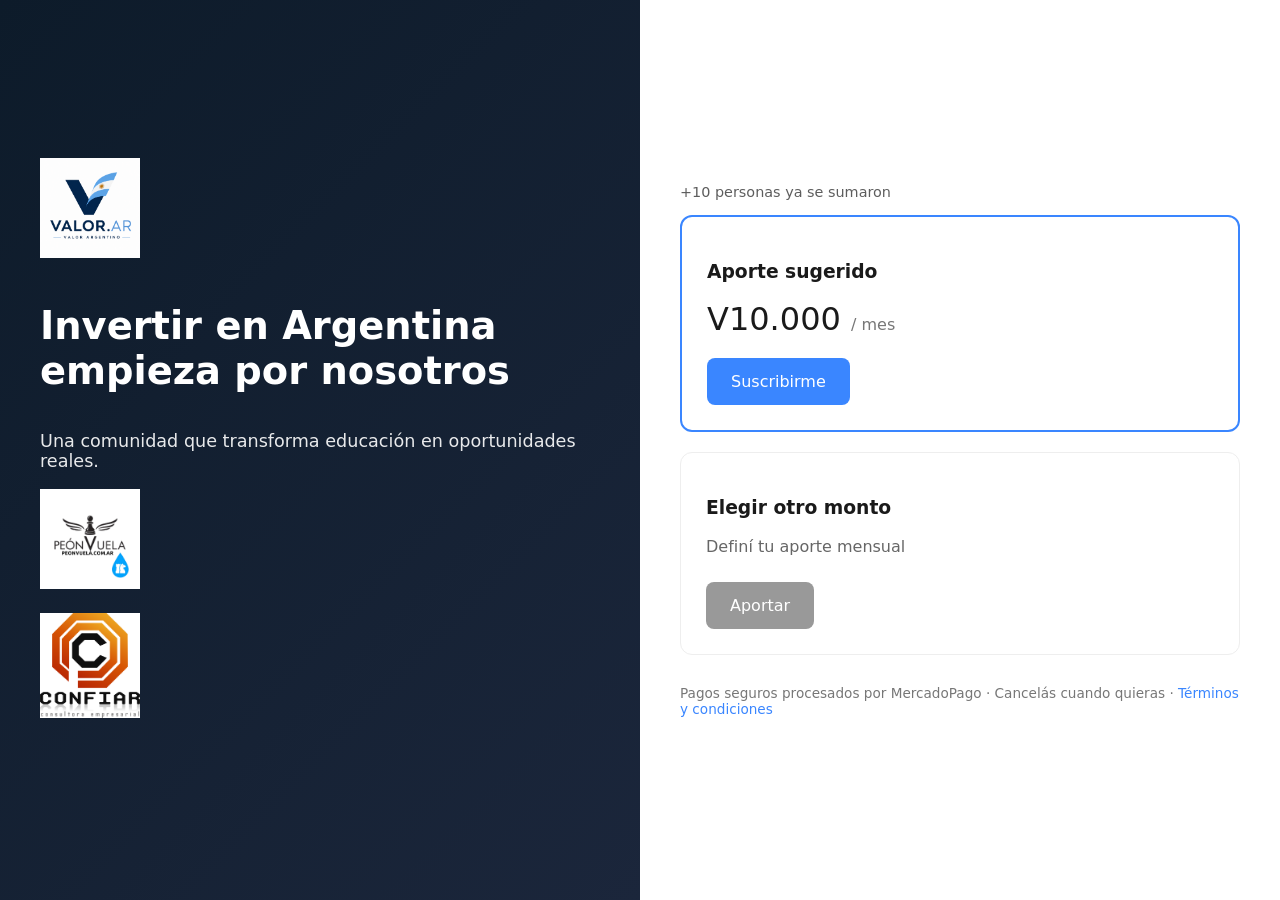
<file: index.html>
<!DOCTYPE html>
<html lang="es">
<head>
  <meta charset="UTF-8">
  <title>Valor.AR | Valor Argentino</title>
  <meta name="viewport" content="width=device-width, initial-scale=1.0">

  <link rel="stylesheet" href="styles.css">
  <link rel="icon" href="logo.png">
</head>

<body>

<div class="container">

  <!-- IZQUIERDA -->
  <div class="left">
    <center></center><img src="logo.png" class="logo"></center>

    <h1>Invertir en Argentina empieza por nosotros</h1>

    <p class="subtitle">
      Una comunidad que transforma educación en oportunidades reales.
    </p>

    <a href="https://peonvuela.com.ar" target="_blank"><img src="peon_vuela.png" class="logo"></a><a href="https://confiar.me" target="_blank"><img src="confiar_me.png" class="logo"></a>
    
  </div>

  <!-- DERECHA -->
  <div class="right">

    <p class="social-proof">+10 personas ya se sumaron</p>

    <div class="plan featured">
      <h3>Aporte sugerido</h3>
      <p class="price">V10.000 <span>/ mes</span></p>

      <a href="https://www.mercadopago.com.ar/subscriptions/checkout?preapproval_plan_id=9fb8bbd0d34041feac2e0609edd8c274" class="cta">
        Suscribirme
      </a>
    </div>

    <div class="plan">
      <h3>Elegir otro monto</h3>
      <p class="desc">Definí tu aporte mensual</p>

      <a href="https://www.mercadopago.com.ar/subscriptions/checkout?preapproval_plan_id=af7e51d19da648adbb9cfb109a9a6f1f" class="cta secondary">
        Aportar
      </a>
    </div>

    <p class="micro">
      Pagos seguros procesados por MercadoPago · Cancelás cuando quieras ·
      <a href="terminos.html">Términos y condiciones</a>
    </p>

  </div>

</div>

<script src="script.js"></script>

</body>
</html>
</file>
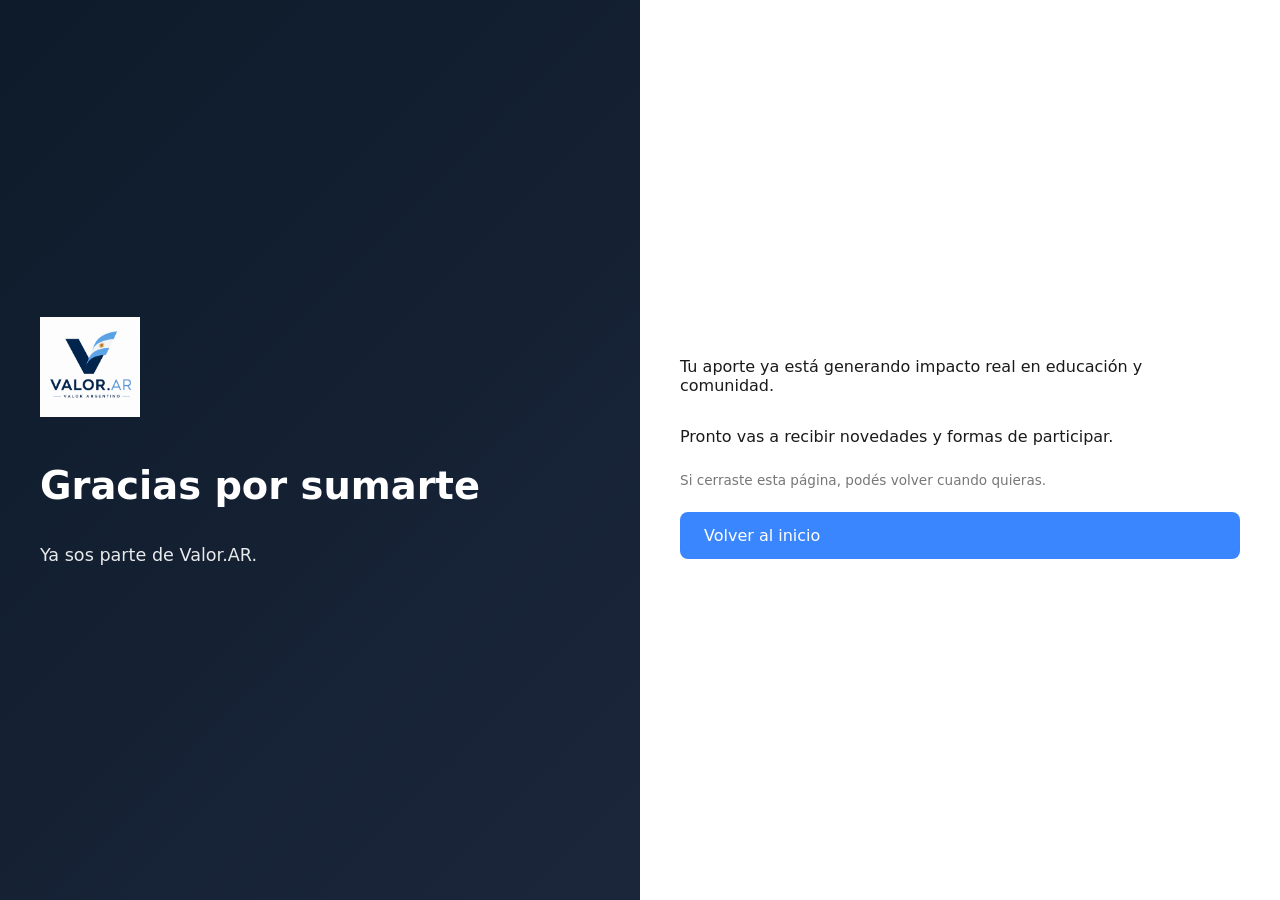
<file: gracias.html>
<!DOCTYPE html>
<html lang="es">
<head>
  <meta charset="UTF-8">
  <title>Gracias | Valor.AR</title>
  <meta name="viewport" content="width=device-width, initial-scale=1.0">

  <link rel="stylesheet" href="styles.css">
  <link rel="icon" href="logo.png">
</head>

<body>

<div class="container">

  <div class="left">
    <img src="logo.png" class="logo">

    <h1>Gracias por sumarte</h1>

    <p class="subtitle">
      Ya sos parte de Valor.AR.
    </p>
  </div>

  <div class="right">

    <p>
      Tu aporte ya está generando impacto real en educación y comunidad.
    </p>

    <p>
      Pronto vas a recibir novedades y formas de participar.
    </p>

    <p class="micro">
      Si cerraste esta página, podés volver cuando quieras.
    </p>

    <a href="/" class="cta">Volver al inicio</a>

  </div>

</div>

</body>
</html>
</file>
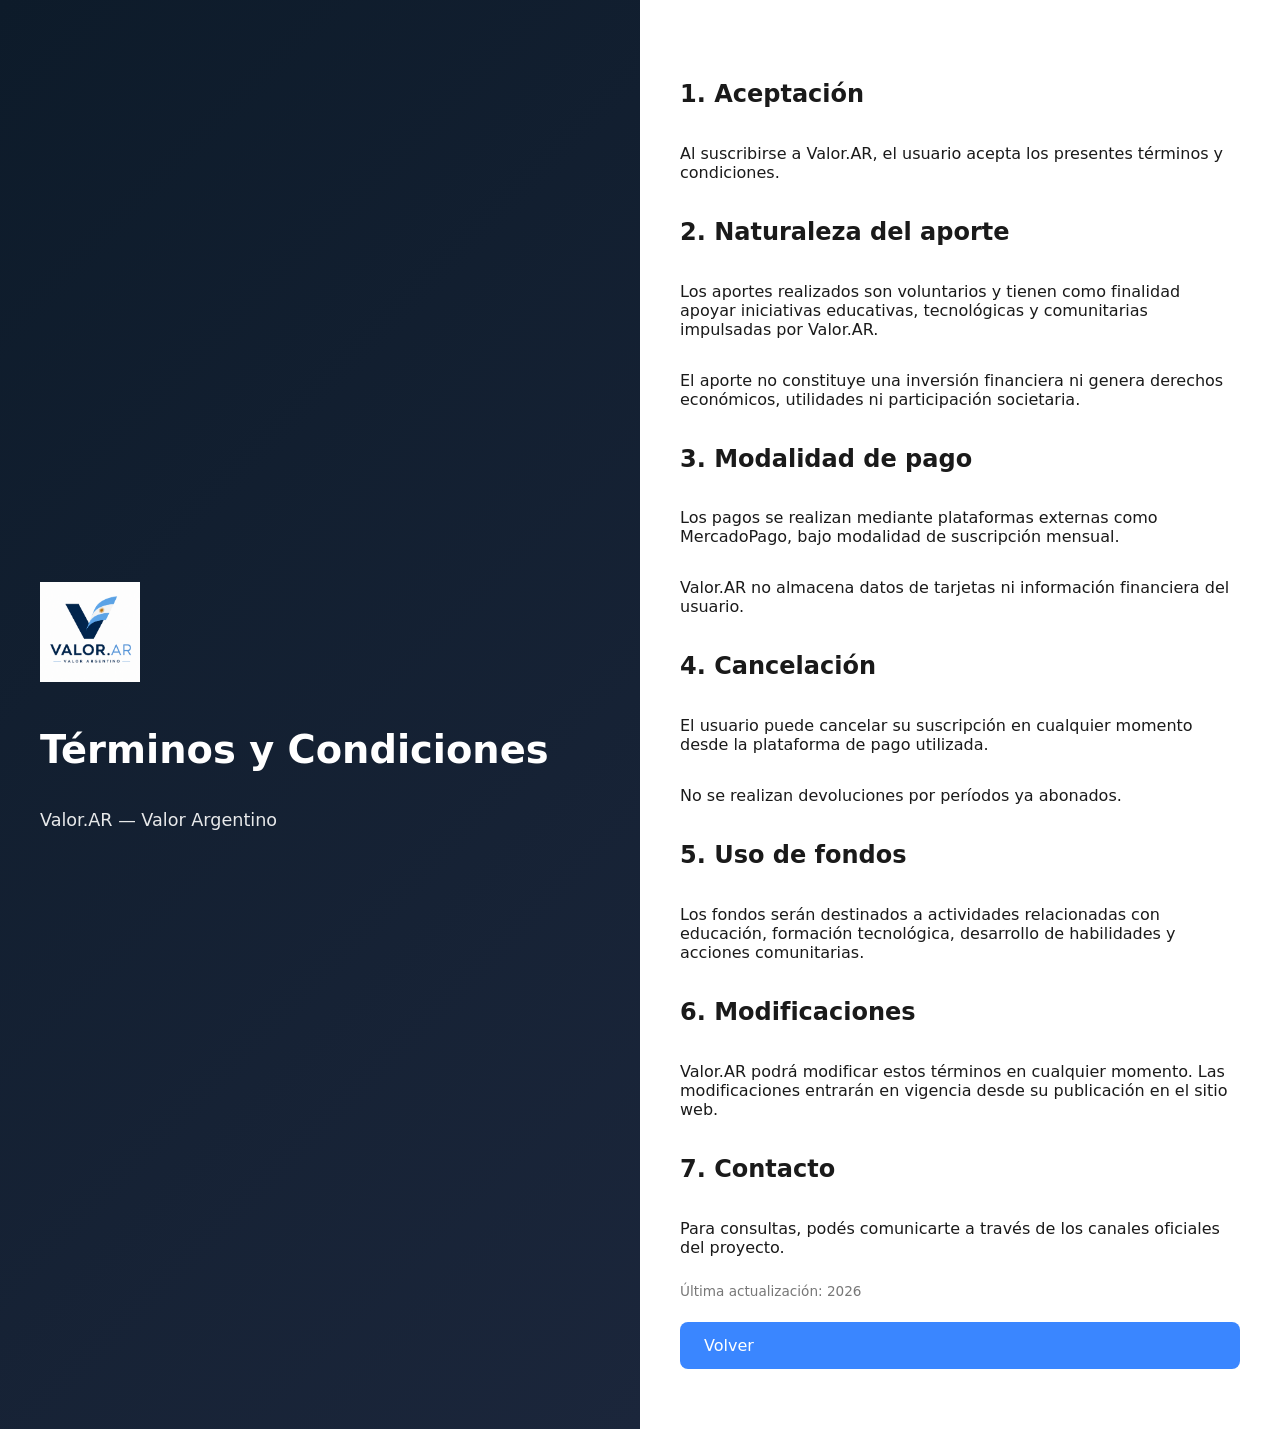
<file: legales.html>
<!DOCTYPE html>
<html lang="es">
<head>
  <meta charset="UTF-8">
  <title>Términos y Condiciones | Valor.AR</title>
  <meta name="viewport" content="width=device-width, initial-scale=1.0">

  <link rel="stylesheet" href="styles.css">
  <link rel="icon" href="logo.png">
</head>

<body>

<div class="container">

  <div class="left">
    <img src="logo.png" class="logo">
    <h1>Términos y Condiciones</h1>
    <p class="subtitle">Valor.AR — Valor Argentino</p>
  </div>

  <div class="right terms">

    <h2>1. Aceptación</h2>
    <p>
      Al suscribirse a Valor.AR, el usuario acepta los presentes términos y condiciones.
    </p>

    <h2>2. Naturaleza del aporte</h2>
    <p>
      Los aportes realizados son voluntarios y tienen como finalidad apoyar iniciativas educativas,
      tecnológicas y comunitarias impulsadas por Valor.AR.
    </p>
    <p>
      El aporte no constituye una inversión financiera ni genera derechos económicos, utilidades
      ni participación societaria.
    </p>

    <h2>3. Modalidad de pago</h2>
    <p>
      Los pagos se realizan mediante plataformas externas como MercadoPago, bajo modalidad de
      suscripción mensual.
    </p>
    <p>
      Valor.AR no almacena datos de tarjetas ni información financiera del usuario.
    </p>

    <h2>4. Cancelación</h2>
    <p>
      El usuario puede cancelar su suscripción en cualquier momento desde la plataforma de pago utilizada.
    </p>
    <p>
      No se realizan devoluciones por períodos ya abonados.
    </p>

    <h2>5. Uso de fondos</h2>
    <p>
      Los fondos serán destinados a actividades relacionadas con educación, formación tecnológica,
      desarrollo de habilidades y acciones comunitarias.
    </p>

    <h2>6. Modificaciones</h2>
    <p>
      Valor.AR podrá modificar estos términos en cualquier momento. Las modificaciones entrarán en vigencia
      desde su publicación en el sitio web.
    </p>

    <h2>7. Contacto</h2>
    <p>
      Para consultas, podés comunicarte a través de los canales oficiales del proyecto.
    </p>

    <p class="micro">
      Última actualización: 2026
    </p>

    <a href="/" class="cta">Volver</a>

  </div>

</div>

</body>
</html>
</file>
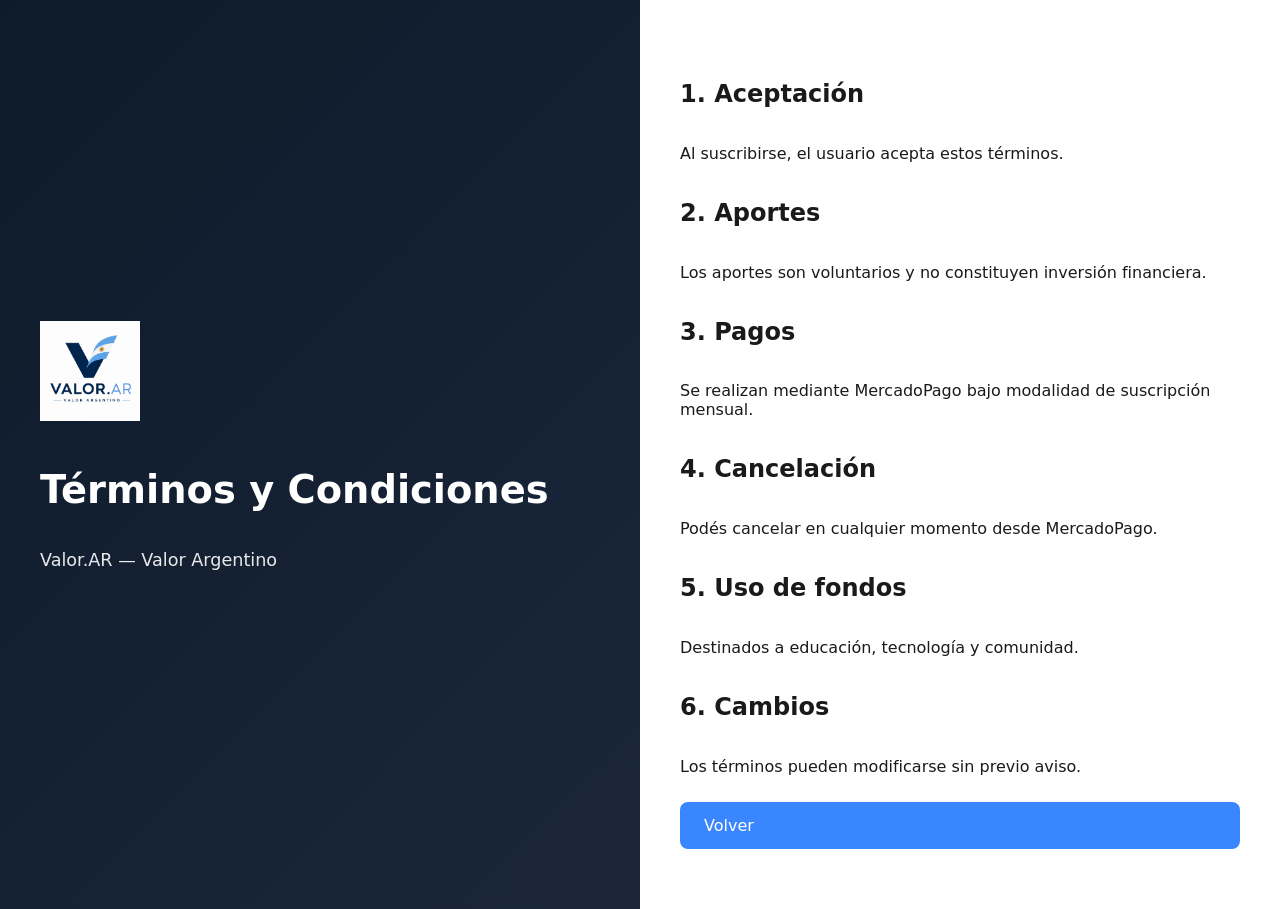
<file: terminos.html>
<!DOCTYPE html>
<html lang="es">
<head>
  <meta charset="UTF-8">
  <title>Términos y Condiciones | Valor.AR</title>
  <meta name="viewport" content="width=device-width, initial-scale=1.0">

  <link rel="stylesheet" href="styles.css">
  <link rel="icon" href="logo.png">
</head>

<body>

<div class="container">

  <div class="left">
    <img src="logo.png" class="logo">
    <h1>Términos y Condiciones</h1>
    <p class="subtitle">Valor.AR — Valor Argentino</p>
  </div>

  <div class="right">

    <h2>1. Aceptación</h2>
    <p>Al suscribirse, el usuario acepta estos términos.</p>

    <h2>2. Aportes</h2>
    <p>Los aportes son voluntarios y no constituyen inversión financiera.</p>

    <h2>3. Pagos</h2>
    <p>Se realizan mediante MercadoPago bajo modalidad de suscripción mensual.</p>

    <h2>4. Cancelación</h2>
    <p>Podés cancelar en cualquier momento desde MercadoPago.</p>

    <h2>5. Uso de fondos</h2>
    <p>Destinados a educación, tecnología y comunidad.</p>

    <h2>6. Cambios</h2>
    <p>Los términos pueden modificarse sin previo aviso.</p>

    <a href="/" class="cta">Volver</a>

  </div>

</div>

</body>
</html>
</file>
<file: styles.css>
:root {
  --primary: #0d1b2a;
  --secondary: #1b263b;
  --accent: #3a86ff;
  --light: #f8f9fb;
  --text: #1a1a1a;
}

* {
  box-sizing: border-box;
}

body {
  margin: 0;
  font-family: 'Segoe UI', system-ui, sans-serif;
  color: var(--text);
}

/* CONTENEDOR */
.container {
  display: flex;
  min-height: 100vh;
}

/* IZQUIERDA */
.left {
  flex: 1;
  background: linear-gradient(135deg, #0d1b2a, #1b263b);
  color: white;
  padding: 60px 40px;

  display: flex;
  flex-direction: column;
  justify-content: center;
}

.logo {
  width: 100px;
  margin-bottom: 20px;
}

.left h1 {
  font-size: 2.4rem;
  margin-bottom: 20px;
}

.subtitle {
  font-size: 1.1rem;
  opacity: 0.9;
}

/* DERECHA */
.right {
  flex: 1;
  padding: 60px 40px;

  display: flex;
  flex-direction: column;
  justify-content: center;
}

/* PLANES */
.plan {
  border: 1px solid #eee;
  padding: 25px;
  border-radius: 12px;
  margin-bottom: 20px;
  background: white;
}

.plan.featured {
  border: 2px solid var(--accent);
}

/* TEXTOS */
.price {
  font-size: 2rem;
  margin: 10px 0;
}

.price span {
  font-size: 1rem;
  color: #777;
}

.desc {
  color: #666;
}

.social-proof {
  font-size: 0.9rem;
  opacity: 0.7;
  margin-bottom: 15px;
}

.micro {
  font-size: 0.85rem;
  color: #777;
  margin-top: 10px;
}

.micro a {
  color: var(--accent);
  text-decoration: none;
}

/* BOTONES */
.cta {
  display: inline-block;
  margin-top: 10px;
  padding: 14px 24px;
  background: var(--accent);
  color: white;
  text-decoration: none;
  border-radius: 8px;
  transition: 0.2s;
}

.cta:hover {
  transform: translateY(-2px);
}

.cta.secondary {
  background: #999;
}

/* MOBILE */
@media (max-width: 768px) {

  .container {
    flex-direction: column;
  }

  .left {
    text-align: center;
    padding: 40px 20px;
  }

  .right {
    padding: 30px 20px;
  }

  .logo {
    width: 80px;
    margin: auto;
    margin-bottom: 15px;
  }

  .left h1 {
    font-size: 1.8rem;
  }

}
</file>
